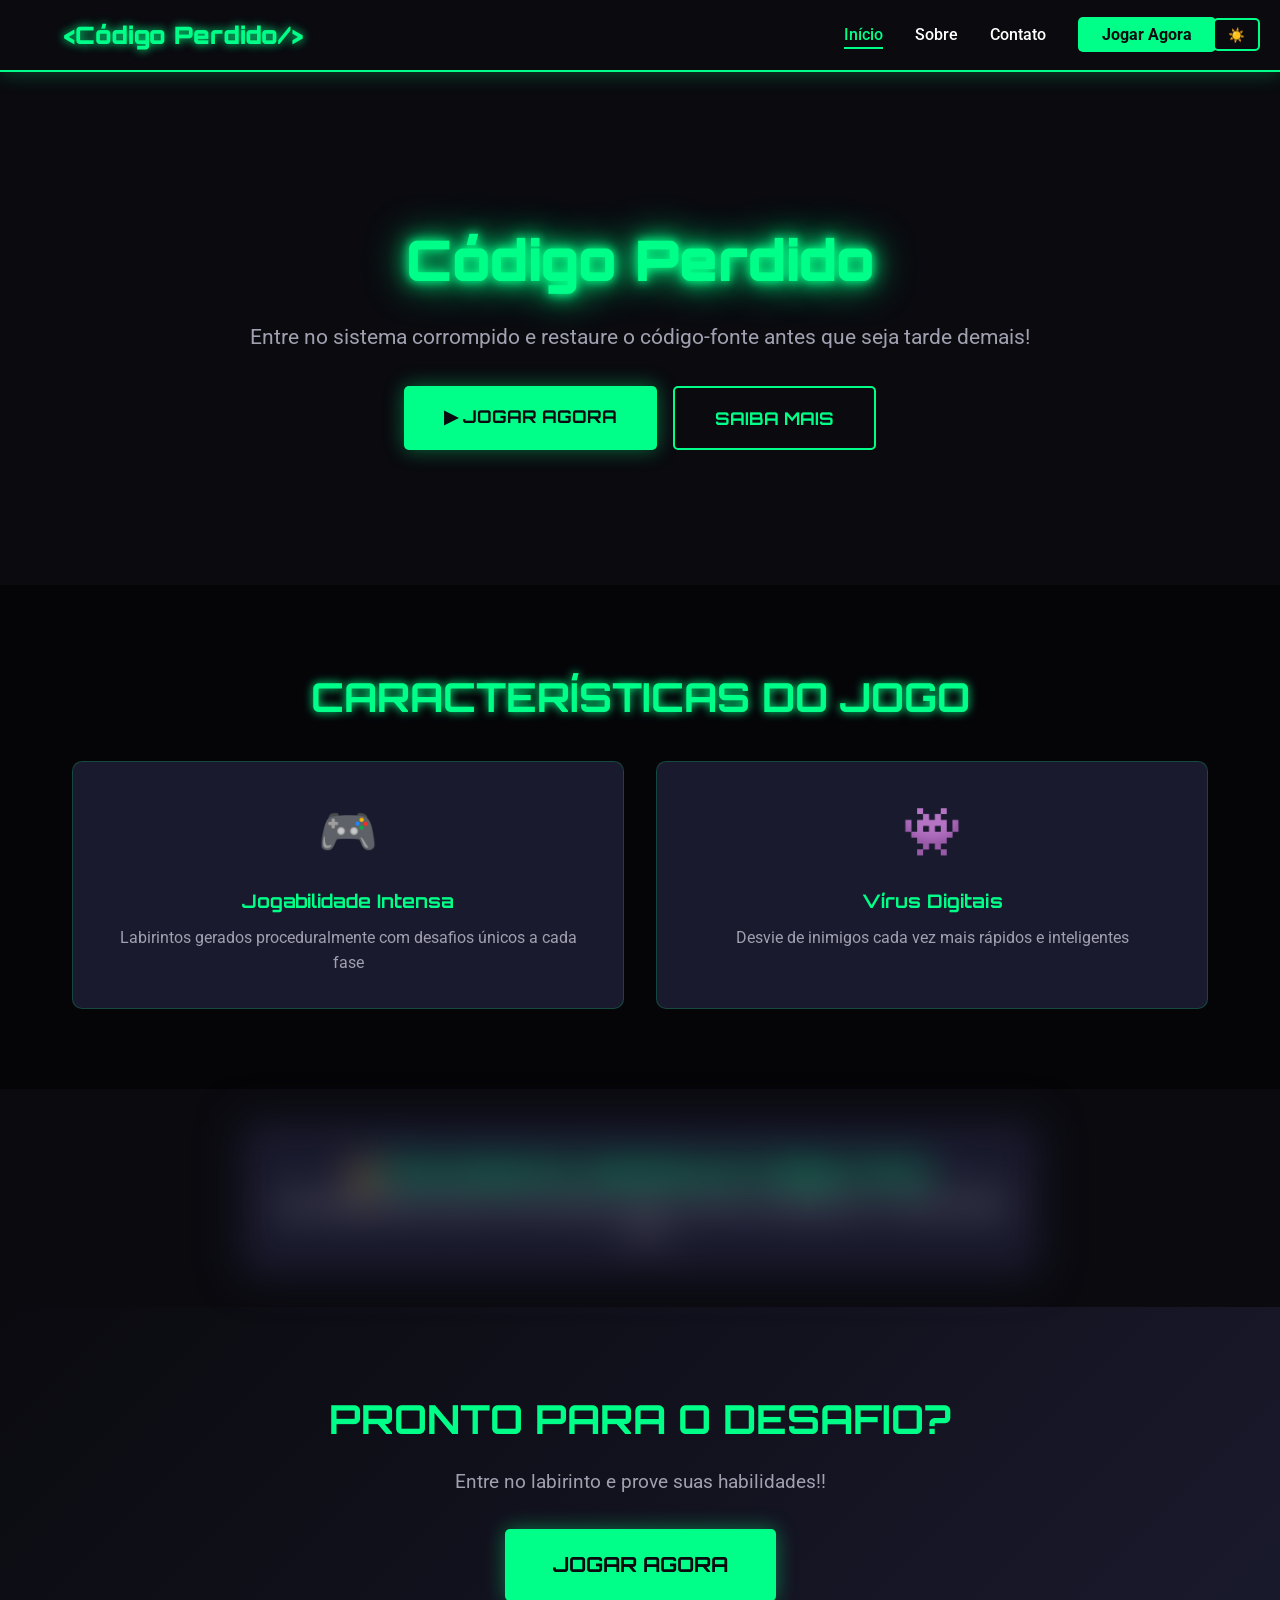
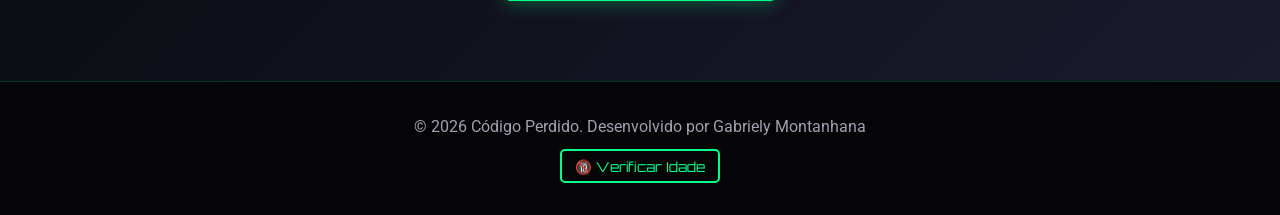
<file: index.html>
<!DOCTYPE html>
<html lang="pt-BR">
<head>
    <meta charset="UTF-8">
    <meta name="viewport" content="width=device-width, initial-scale=1.0">
    <title>Código Perdido</title>
    <link rel="stylesheet" href="css/inicio.css">
    <link rel="icon" href="imagens/logo.png">
    <link href="https://fonts.googleapis.com/css2?family=Orbitron:wght@400;700;900&family=Roboto:wght@300;400;700&display=swap" rel="stylesheet">
</head>
<body>
    <header>
        <div class="logo">&lt;Código Perdido/&gt;</div>
        <button class="menu-toggle" aria-label="Abrir menu">☰</button>
        <nav class="nav-menu">
            <ul>
                <li><a href="index.html" class="active">Início</a></li>
                <li><a href="sobre.html">Sobre</a></li>
                <li><a href="contato.html">Contato</a></li>
                <li><a href="jogo.html" class="btn-play">Jogar Agora</a></li>
            </ul>
        </nav>
       <!-- Botão de alternância de tema -->
        <button id="theme-toggle" aria-label="Alternar tema">☀️</button>
    </header>
     
    <main>
        
        <section class="hero">
            <div class="content">
            <h1 class="glitch" data-text="LABIRINTO DO CÓDIGO PERDIDO">Código Perdido</h1>
            <p class="subtitle">Entre no sistema corrompido e restaure o código-fonte antes que seja tarde demais!</p>
                <div class="buttons">
                    <a href="jogo.html" class="btn-primary">▶ JOGAR AGORA</a>
                    <a href="sobre.html" class="btn-secondary">SAIBA MAIS</a>
                </div>
            </div>
        </section>

    <section class="features">
        <div class="container">
            <h2 class="section-title">CARACTERÍSTICAS DO JOGO</h2>
            <div class="grid">
                <div class="card">
                    <div class="icon">🎮</div>
                    <h3>Jogabilidade Intensa</h3>
                    <p>Labirintos gerados proceduralmente com desafios únicos a cada fase</p>
                </div>
                <div class="card">
                    <div class="icon">👾</div>
                    <h3>Vírus Digitais</h3>
                    <p>Desvie de inimigos cada vez mais rápidos e inteligentes</p>
                </div>
            </div>
        </div>
    </section>

    <!-- Conteúdo sensível (para critério de blur) -->
    <section id="conteudo-sensivel" class="sensitive-area">
        <h2>🔒 Área Restrita: Detalhes do Código-Fonte</h2>
        <p id="game-details">Carregando informações do sistema...</p>
    </section>

    <section class="cta">
        <div class="container">
            <h2>PRONTO PARA O DESAFIO?</h2>
            <p>Entre no labirinto e prove suas habilidades!!</p>
            <a href="jogo.html" class="btn-primary btn-large">JOGAR AGORA</a>
        </div>
    </section>
    </main>

    <footer>
        <div class="container">
            <p>&copy; 2026 Código Perdido. Desenvolvido por Gabriely Montanhana</p>
        </div>
            <button id="age-check-btn" class="top-btn">🔞 Verificar Idade</button>
    </footer>

    <script src="js/script.js"></script>

    <script>

        //  CRITÉRIO 1: Manipulação de Dados Estáticos
        const GAME_NAME = "Código Perdido";
        const GAME_GENRE = "Puzzle";
        const GAME_ENGINE = "Custom JS Canvas";
        const TARGET_AGE = "18+";
        const GAME_STATUS = "Estável - v1.0.0";

        // Injeta no DOM
        document.getElementById("game-details").textContent = 
        `Jogo: ${GAME_NAME} | Gênero: ${GAME_GENRE} | Engine: ${GAME_ENGINE} | Classificação: ${TARGET_AGE} | Status: ${GAME_STATUS}`;

        // CRITÉRIOS 2, 3 e 4: Prompt, If/Else e Blur
        const ageBtn = document.getElementById("age-check-btn");
        const sensitiveArea = document.getElementById("conteudo-sensivel");

        const nomeVisitante = prompt("Bem-vindo ao site! Qual é o seu nome?");
        const idadeVisitante = prompt("Olá, " + nomeVisitante + "! Qual é a sua idade para acessar o conteúdo sensível?");

        if (idadeVisitante >= 18) {
            // ITEM 3: FEEDBACK POSITIVO
            alert("Parabéns, " + nomeVisitante + "! Seu acesso foi liberado com sucesso.");
            // ITEM 4: MANIPULAÇÃO DE VISIBILIDADE
            document.getElementById("conteudo-sensivel").style.filter = "none";
        } else {
            // ITEM 3: FEEDBACK NEGATIVO
            alert("Lamentamos, " + nomeVisitante + ". Por segurança, o conteúdo sensível permanecerá borrado.");
            // ITEM 4: MANIPULAÇÃO DE VISIBILIDADE
            document.getElementById("conteudo-sensivel").style.filter = "blur(20px)";
        }
    
        //Botão para revalidar a idade
        ageBtn.addEventListener("click", () => {
            const ageInput = prompt("Olá, " + nomeVisitante + "! Qual é a sua idade para acessar o conteúdo sensível?");

            // Critério 3: Lógica de Decisão e Feedback
            if (ageInput >= 18) {
                alert("Parabéns, " + nomeVisitante + "! Seu acesso foi liberado com sucesso.");
                // ITEM 4: MANIPULAÇÃO DE VISIBILIDADE
                document.getElementById("conteudo-sensivel").style.filter = "none";
            } else {
                // ITEM 3: FEEDBACK NEGATIVO
                alert("Lamentamos, " + nomeVisitante + ". Por segurança, o conteúdo sensível permanecerá borrado.");
                // ITEM 4: MANIPULAÇÃO DE VISIBILIDADE
                document.getElementById("conteudo-sensivel").style.filter = "blur(20px)";
            }
        });

        // CRITÉRIO 7: Verificação Automatizada de Lançamento
        const LAUNCH_YEAR = 2026;
        const currentYear = new Date().getFullYear();

        if (currentYear === LAUNCH_YEAR) {
            alert("🚀 GRANDE LANÇAMENTO! Código Perdido acabou de ser liberado oficialmente em " + currentYear + "!");
        }
</script>
</body>
</html>
</file>
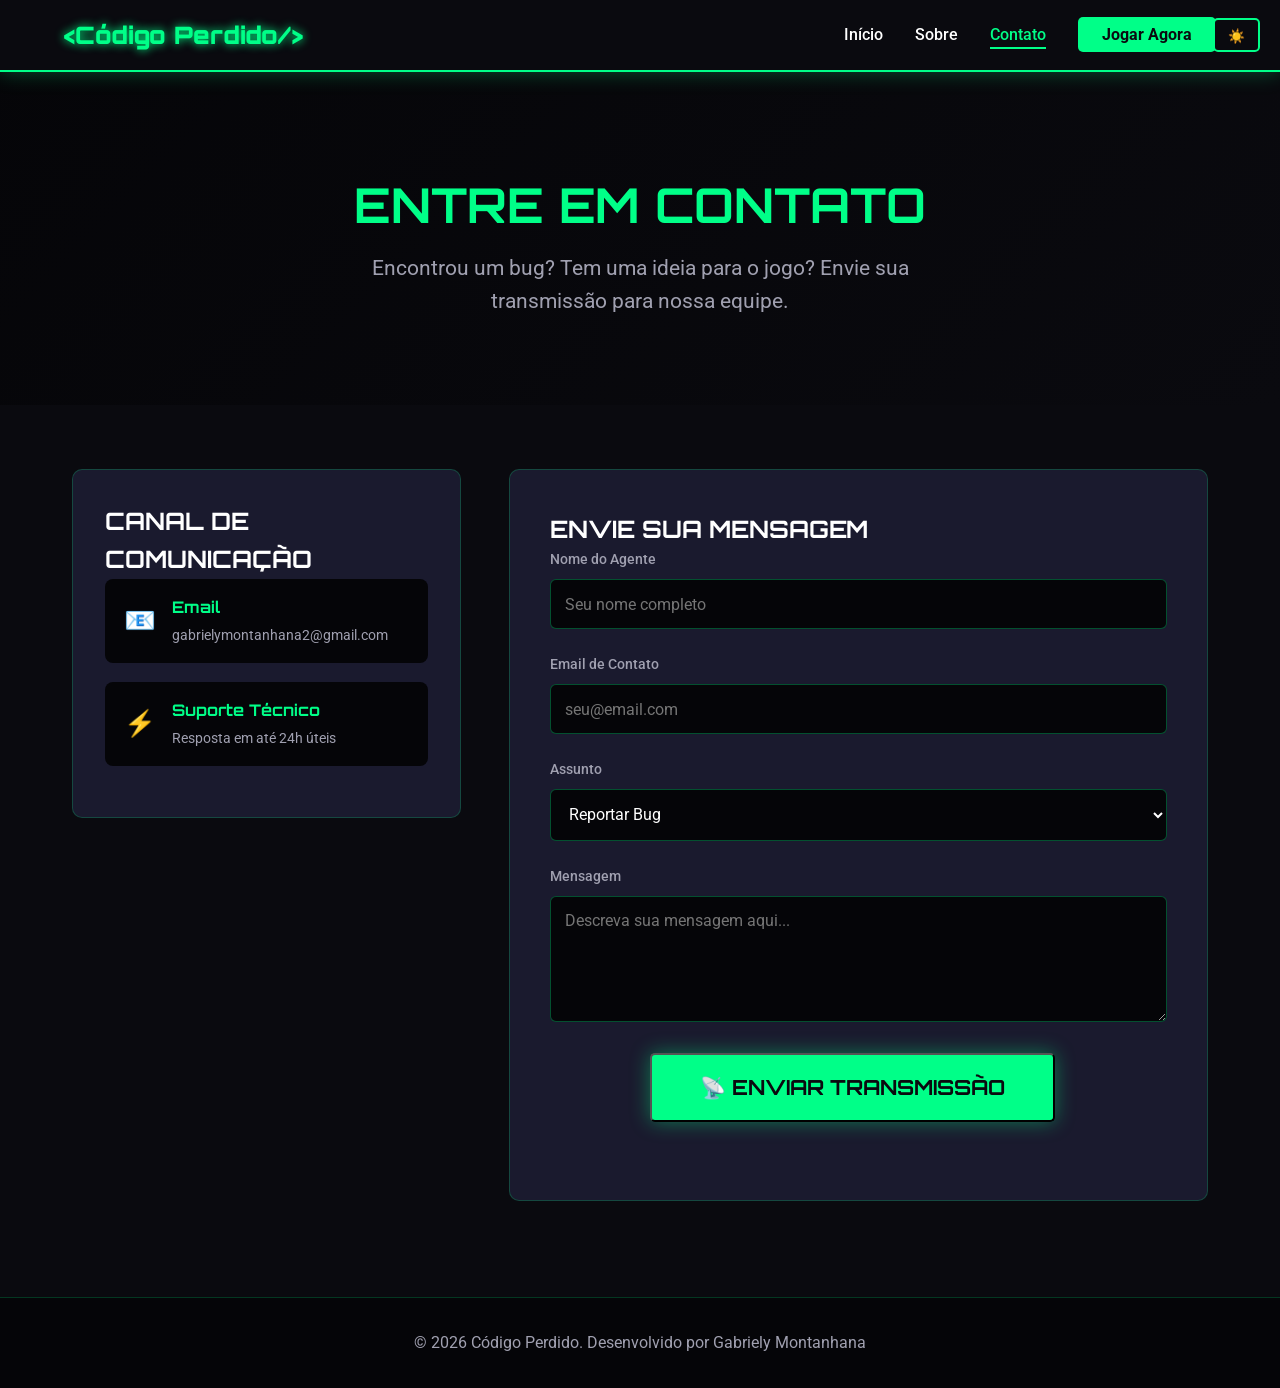
<file: contato.html>
<!DOCTYPE html>
<html lang="pt-BR">
<head>
    <meta charset="UTF-8">
    <meta name="viewport" content="width=device-width, initial-scale=1.0">
    <title>Código Perdido</title>
    <link rel="stylesheet" href="css/contato.css">
    <link rel="icon" href="imagens/logo.png">
    <link href="https://fonts.googleapis.com/css2?family=Orbitron:wght@400;700;900&family=Roboto:wght@300;400;700&display=swap" rel="stylesheet">
</head>
<body>
    <header>
        <div class="logo">&lt;Código Perdido/&gt;</div>
        <button class="menu-toggle" aria-label="Abrir menu">☰</button>
        <nav class="nav-menu">
            <ul>
                <li><a href="index.html">Início</a></li>
                <li><a href="sobre.html">Sobre</a></li>
                <li><a href="contato.html" class="active">Contato</a></li>
                <li><a href="jogo.html" class="btn-play">Jogar Agora</a></li>
            </ul>
        </nav>
        <!-- Botão de alternância de tema -->
        <button id="theme-toggle" aria-label="Alternar tema">☀️</button>
    </header>

    <main>
        <section class="page-hero">
            <div class="content">
                <h1 class="glitch">ENTRE EM CONTATO</h1>
                <p class="subtitle">Encontrou um bug? Tem uma ideia para o jogo? Envie sua transmissão para nossa equipe.</p>
            </div>
        </section>

        <section class="contact-section">
            <div class="container contact-grid">
                
                <!-- Coluna Esquerda: Informações -->
                <div class="contact-info">
                    <h2 class="section-title">CANAL DE COMUNICAÇÃO</h2>
                    <div class="info-item">
                        <span class="icon">📧</span>
                        <div>
                            <h3>Email</h3>
                            <p>gabrielymontanhana2@gmail.com</p>
                        </div>
                    </div>
                    <div class="info-item">
                        <span class="icon">⚡</span>
                        <div>
                            <h3>Suporte Técnico</h3>
                            <p>Resposta em até 24h úteis</p>
                        </div>
                    </div>
                </div>

                <!-- Coluna Direita: Formulário -->
                <div class="contact-form-wrapper">
                    <h2 class="section-title">ENVIE SUA MENSAGEM</h2>
                    <form id="contact-form" class="cyber-form">
                        <div class="form-group">
                            <label for="name">Nome do Agente</label>
                            <input type="text" id="name" required placeholder="Seu nome completo">
                        </div>
                        <div class="form-group">
                            <label for="email">Email de Contato</label>
                            <input type="email" id="email" required placeholder="seu@email.com">
                        </div>
                        <div class="form-group">
                            <label for="subject">Assunto</label>
                            <select id="subject">
                                <option value="bug">Reportar Bug</option>
                                <option value="feature">Sugestão de Feature</option>
                                <option value="feedback">Feedback Geral</option>
                                <option value="other">Outro</option>
                            </select>
                        </div>
                        <div class="form-group">
                            <label for="message">Mensagem</label>
                            <textarea id="message" rows="5" required placeholder="Descreva sua mensagem aqui..."></textarea>
                        </div>
                        <button type="submit" class="btn-primary btn-large">📡 ENVIAR TRANSMISSÃO</button>
                        <p id="form-status"></p>
                    </form>
                </div>

            </div>
        </section>
    </main>

    <footer>
        <div class="container">
            <p>&copy; 2026 Código Perdido. Desenvolvido por Gabriely Montanhana</p>
        </div>
    </footer>

     <script src="js/script.js"></script>

     <script>
        // Simulação de envio com feedback visual
        document.getElementById('contact-form').addEventListener('submit', function(e) {
            e.preventDefault();
            const status = document.getElementById('form-status');
            status.textContent = "✅ Mensagem transmitida com sucesso! Retornaremos em breve.";
            status.style.color = "var(--success-color)";
            
            // Reseta o formulário após 3 segundos
            setTimeout(() => { 
                this.reset(); 
                status.textContent = ""; 
            }, 3000);
        });
    </script>
</script>
</body>
</html>
</file>
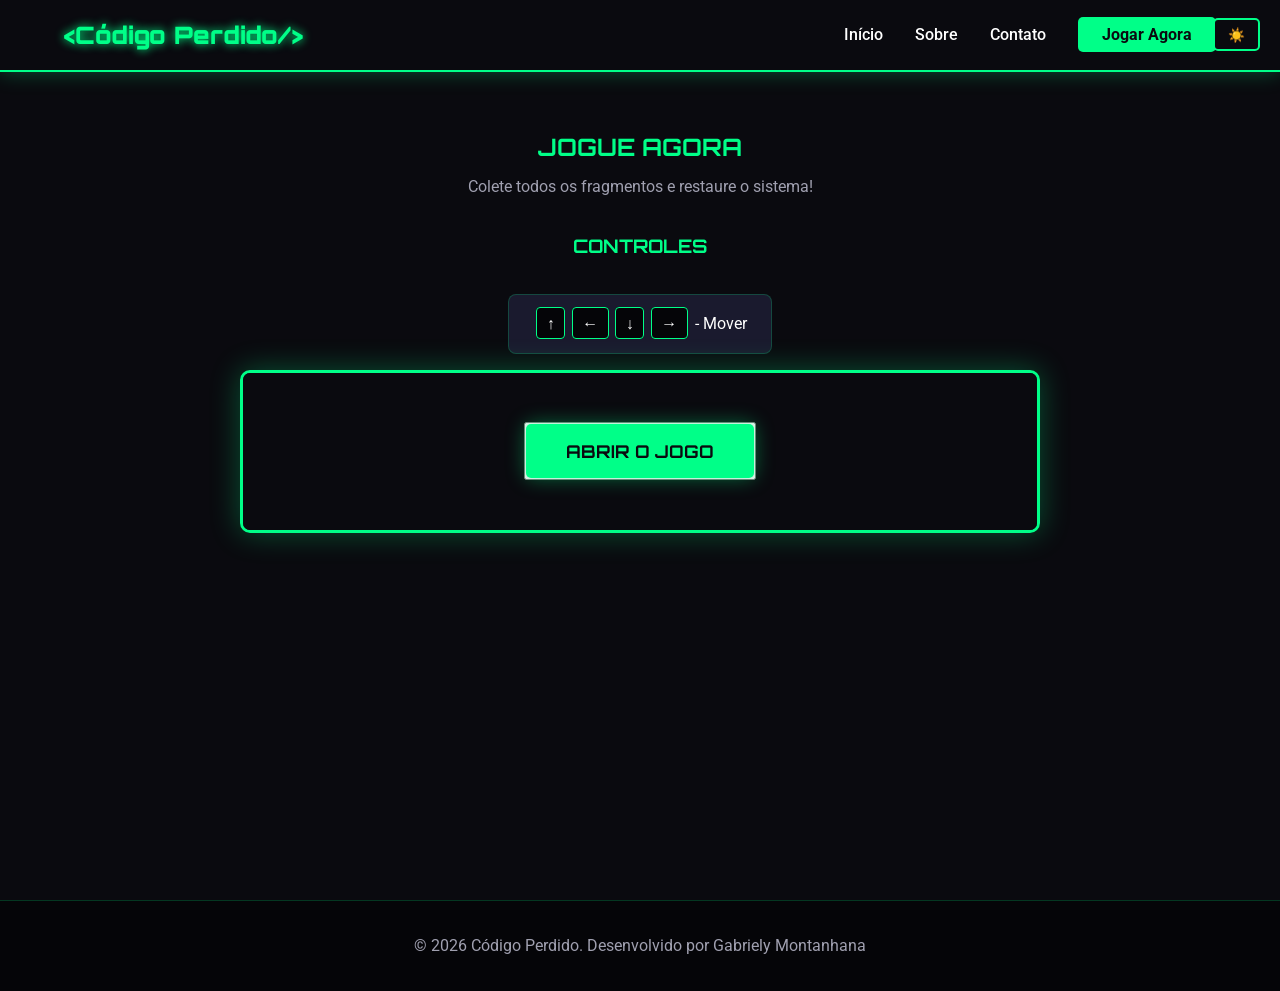
<file: jogo.html>
<!DOCTYPE html>
<html lang="pt-BR">
<head>
    <meta charset="UTF-8">
    <meta name="viewport" content="width=device-width, initial-scale=1.0">
    <title>Código Perdido</title>
    <link rel="stylesheet" href="css/jogar.css">
    <link rel="icon" href="imagens/logo.png">
    <link href="https://fonts.googleapis.com/css2?family=Orbitron:wght@400;700;900&family=Roboto:wght@300;400;700&display=swap" rel="stylesheet">
</head>
<body>
    <header>
        <div class="logo">&lt;Código Perdido/&gt;</div>
        <button class="menu-toggle" aria-label="Abrir menu">☰</button>
        <nav class="nav-menu">
            <ul>
                <li><a href="index.html" >Início</a></li>
                <li><a href="sobre.html">Sobre</a></li>
                <li><a href="contato.html">Contato</a></li>
                <li><a href="jogo.html" class="btn-play">Jogar Agora</a></li>
            </ul>
        </nav>
        <!-- Botão de alternância de tema -->
        <button id="theme-toggle" aria-label="Alternar tema">☀️</button>
    </header>

     <main>
        <section class="game-section">
          <div class="container">
            <h1>JOGUE AGORA</h1>
            <p class="game-subtitle">Colete todos os fragmentos e restaure o sistema!</p>
                <div class="game-controls-info">
                    <h3>CONTROLES</h3>
                    <div class="controls-list">
                        <div class="control-item"><kbd>↑</kbd><kbd>←</kbd><kbd>↓</kbd><kbd>→</kbd> - Mover</div>
                    </div>
               </div>
               <div class="warning-box">
                        <h4>⚠️ ATENÇÃO:</h4>
                        <ul>
                            <li>O jogo está funcional somente para computadores</li>
                        </ul>
                    </div>
               <div class="game-container">
                <canvas class="canvas" width="100"></canvas>

                    <div class="game-overlay">
                         <div class="overlay-content">
                            <button><a class="btn-primary" href="jogo/index.html" target="_blank">ABRIR O JOGO</a></button>
                         </div>
                    </div>
                </div>
            </div>
        </section>
    </main>

    <footer>
        <div class="container">
            <p>&copy; 2026 Código Perdido. Desenvolvido por Gabriely Montanhana</p>
        </div>
    </footer>

    <script src="js/script.js"></script>
</body>
</html>
</file>
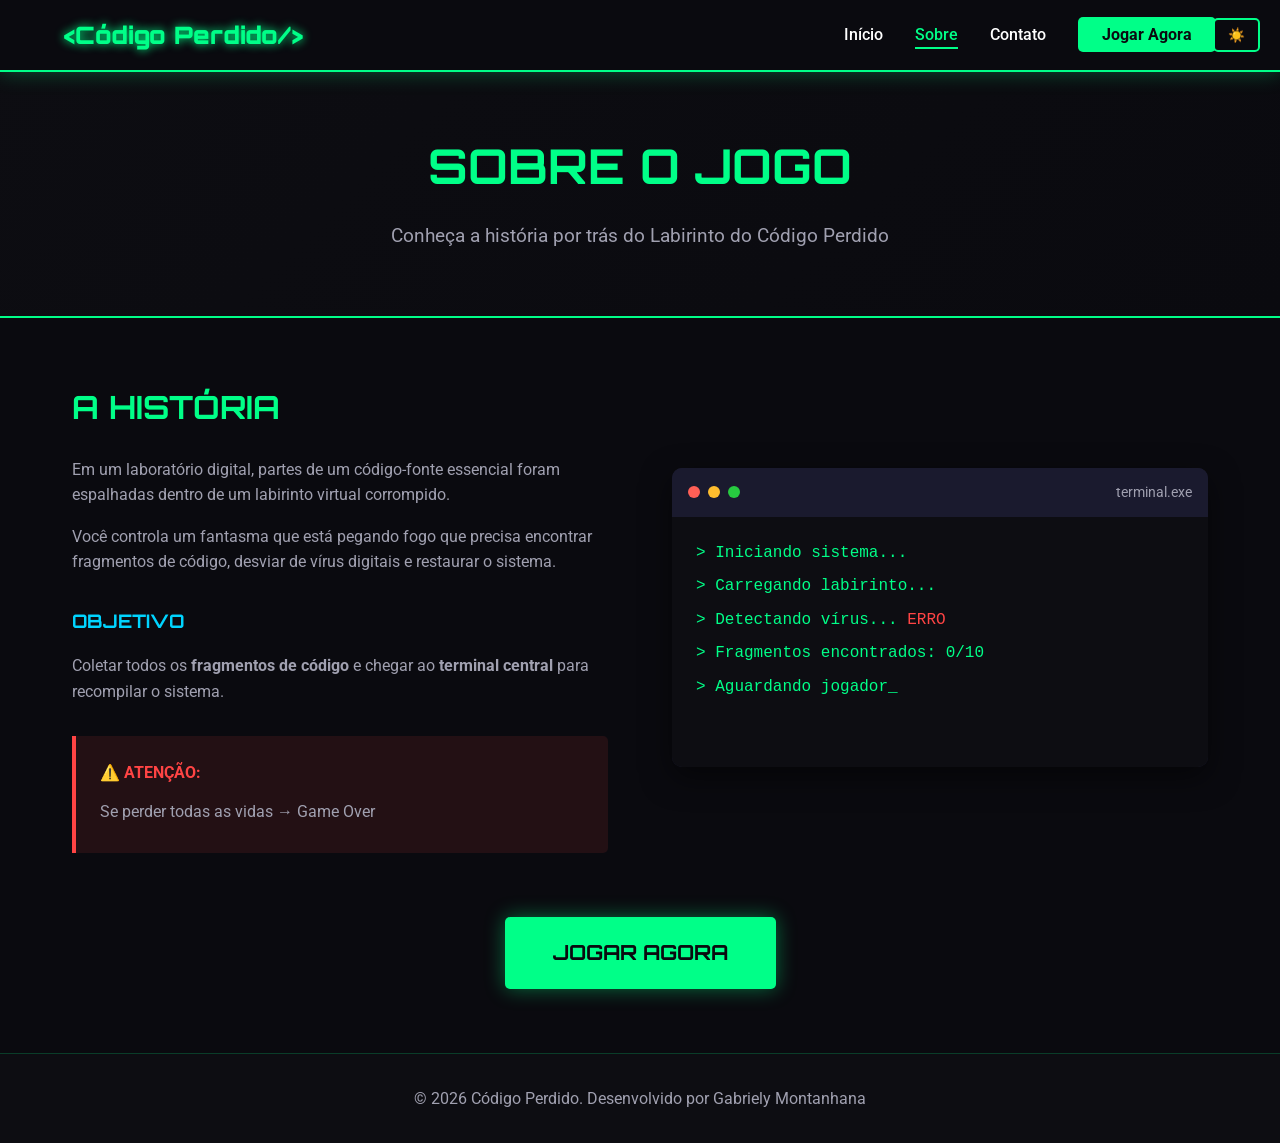
<file: sobre.html>
<!DOCTYPE html>
<html lang="pt-BR">
<head>
    <meta charset="UTF-8">
    <meta name="viewport" content="width=device-width, initial-scale=1.0">
    <title>Código Perdido</title>
    <link rel="stylesheet" href="css/sobre.css">
    <link rel="icon" href="imagens/logo.png">
    <link href="https://fonts.googleapis.com/css2?family=Orbitron:wght@400;700;900&family=Roboto:wght@300;400;700&display=swap" rel="stylesheet">
</head>
<body>
    <header>
        <div class="logo">&lt;Código Perdido/&gt;</div>
        <button class="menu-toggle" aria-label="Abrir menu">☰</button>
        <nav class="nav-menu">
            <ul>
                <li><a href="index.html">Início</a></li>
                <li><a href="sobre.html" class="active">Sobre</a></li>
                <li><a href="contato.html">Contato</a></li>
                <li><a href="jogo.html" class="btn-play">Jogar Agora</a></li>
            </ul>
        </nav>
        <!-- Botão de alternância de tema -->
        <button id="theme-toggle" aria-label="Alternar tema">☀️</button>
    </header>

    <main>
    <section class="page-header">
        <h1>SOBRE O JOGO</h1>
        <p>Conheça a história por trás do Labirinto do Código Perdido</p>
    </section>

    <section class="about-content">
        <div class="container">
            <div class="grid">
                <div class="text">
                    <h2>A HISTÓRIA</h2>
                    <p>Em um laboratório digital, partes de um código-fonte essencial foram espalhadas dentro de um labirinto virtual corrompido.</p>
                    <p>Você controla um fantasma que está pegando fogo que precisa encontrar fragmentos de código, desviar de vírus digitais e restaurar o sistema.</p>
                    
                    <h3>OBJETIVO</h3>
                    <p>Coletar todos os <strong>fragmentos de código</strong> e chegar ao <strong>terminal central</strong> para recompilar o sistema.</p>
                    
                    <div class="warning-box">
                        <h4>⚠️ ATENÇÃO:</h4>
                        <ul>
                            <li>Se perder todas as vidas → Game Over</li>
                        </ul>
                    </div>
                </div>
                
                <div class="about-image">
                    <div class="code-terminal">
                        <div class="header">
                            <span class="btn red"></span>
                            <span class="btn yellow"></span>
                            <span class="btn green"></span>
                            <span>terminal.exe</span>
                        </div>
                        <div class="body">
                            <p>> Iniciando sistema...</p>
                            <p>> Carregando labirinto...</p>
                            <p>> Detectando vírus... <span class="error">ERRO</span></p>
                            <p>> Fragmentos encontrados: 0/10</p>
                            <p class="blink">> Aguardando jogador_</p>
                        </div>
                    </div>
                </div>
            </div>
        </div>
        <div class="btn">
            <a href="jogo.html" class="btn-primary btn-large">JOGAR AGORA</a>
        </div>
        
    </section>
    </main>

    <footer>
        <div class="container">
            <p>&copy; 2026 Código Perdido. Desenvolvido por Gabriely Montanhana</p>
        </div>
    </footer>

     <script src="js/script.js"></script>
</body>
</html>
</file>
<file: css/inicio.css>
:root {
    --primary-color: #00ff88;
    --secondary-color: #00d4ff;
    --accent-color: #ff00ff;
    --bg-dark: #0a0a0f;
    --bg-darker: #050508;
    --bg-card: #1a1a2e;
    --text-primary: #ffffff;
    --text-secondary: #a0a0b0;
    --error-color: #ff4444;
    --warning-color: #ffaa00;
    --success-color: #00ff88;
}

* {
    margin: 0;
    padding: 0;
    box-sizing: border-box;
}

body {
    font-family: 'Roboto', sans-serif;
    background-color: var(--bg-dark);
    color: var(--text-primary);
    line-height: 1.6;
    overflow-x: hidden;
}

h1, h2, h3, .logo {
    font-family: 'Orbitron', sans-serif;
}

header {
    display: flex;
    justify-content: space-between;
    align-items: center;
    padding: 1rem 5%;
    background: var(--bg-dark);
    position: fixed;
    width: 100%;
    top: 0;
    z-index: 1000;
    border-bottom: 2px solid var(--primary-color);
    box-shadow: 0 0 20px rgba(0, 255, 136, 0.3);

    .logo {
        font-size: 1.5rem;
        font-weight: 900;
        color: var(--primary-color);
        text-shadow: 0 0 10px var(--primary-color);
    }

    ul {
        display: flex;
        list-style: none;
        gap: 2rem;
    }

    ul a {
        color: var(--text-primary);
        text-decoration: none;
        font-weight: 500;
        transition: all 0.3s;
        position: relative;
    }

    ul a:hover,
    ul a.active {
        color: var(--primary-color);
    }

    ul a::after {
        content: '';
        position: absolute;
        bottom: -5px;
        left: 0;
        width: 0;
        height: 2px;
        background: var(--primary-color);
        transition: width 0.3s;
    }

    ul a:hover::after,
    ul a.active::after {
        width: 100%;
     }

    .btn-play {
        background: var(--primary-color);
        color: var(--bg-dark);
        padding: 0.5rem 1.5rem;
        border-radius: 5px;
        font-weight: 700;
    }

    .btn-play:hover {
        box-shadow: 0 0 20px var(--primary-color);
        transform: translateY(-2px);
    }
}

.hero {
    min-height: 65vh;
    display: flex;
    align-items: center;
    justify-content: center;
    padding-top: 80px;
    background: var(--bg-dark);

    .hero::before {
        content: '';
        position: absolute;
        top: 0;
        left: 0;
        right: 0;
        bottom: 0;
        background: repeating-linear-gradient(0deg, transparent, transparent 2px, rgba(0, 255, 136, 0.03) 2px, rgba(0, 255, 136, 0.03) 4px );
        pointer-events: none;
    }

    .content {
        text-align: center;
        z-index: 2;
        max-width: 900px;
        padding: 2rem;
    }

    .glitch {
        font-size: 3.5rem;
        font-weight: 900;
        margin-bottom: 1rem;
        position: relative;
        color: var(--primary-color);
        text-shadow: 0 0 10px var(--primary-color), 0 0 20px var(--primary-color), 0 0 40px var(--primary-color);
        animation: glitch 3s infinite;
    }

    .subtitle {
        font-size: 1.3rem;
        color: var(--text-secondary);
        margin-bottom: 2rem;
    }

    .buttons {
        display: flex;
        gap: 1rem;
        justify-content: center;
        flex-wrap: wrap;
    }

    .btn-primary, .btn-secondary {
        padding: 1rem 2.5rem;
        font-size: 1.1rem;
        font-weight: 700;
        text-decoration: none;
        border-radius: 5px;
        transition: all 0.3s;
        display: inline-block;
        font-family: 'Orbitron', sans-serif;
    }

    .btn-primary {
        background: var(--primary-color);
        color: var(--bg-dark);
        box-shadow: 0 0 20px rgba(0, 255, 136, 0.4);
    }

    .btn-primary:hover {
        transform: translateY(-3px);
        box-shadow: 0 0 30px rgba(0, 255, 136, 0.6);
    }

    .btn-secondary {
        background: transparent;
        color: var(--primary-color);
        border: 2px solid var(--primary-color);
    }

    .btn-secondary:hover {
        background: var(--primary-color);
        color: var(--bg-dark);
    }

    .btn-large {
        padding: 1.2rem 3rem;
        font-size: 1.3rem;
    }
}

@keyframes glitch {
        0%, 100% { text-shadow: 0 0 10px var(--primary-color), 0 0 20px var(--primary-color); }
        25% { text-shadow: -2px 0 var(--accent-color), 2px 2px var(--secondary-color); }
        50% { text-shadow: 2px 0 var(--secondary-color), -2px -2px var(--accent-color); }
        75% { text-shadow: -2px 2px var(--primary-color), 2px 0 var(--secondary-color); }
    }

.features {
    padding: 5rem 0;
    background: var(--bg-darker);

    .container {
        max-width: 1200px;
        margin: 0 auto;
        padding: 0 2rem;
    }

    .section-title {
        text-align: center;
        font-size: 2.5rem;
        margin-bottom: 2rem;
        color: var(--primary-color);
        text-shadow: 0 0 10px var(--primary-color);
    }

    .grid {
        display: grid;
        grid-template-columns: repeat(auto-fit, minmax(250px, 1fr));
        gap: 2rem;
    }

    .card {
        background: var(--bg-card);
        padding: 2rem;
        border-radius: 10px;
        text-align: center;
        border: 1px solid rgba(0, 255, 136, 0.2);
        transition: all 0.3s;
    }

    .card:hover {
        transform: translateY(-5px);
        border-color: var(--primary-color);
        box-shadow: 0 5px 20px rgba(0, 255, 136, 0.3);
    }

    .icon {
        font-size: 3rem;
        margin-bottom: 1rem;
    }

    .card h3 {
        color: var(--primary-color);
        margin-bottom: 0.5rem;
    }

    .card p {
        color: var(--text-secondary);
    }
}

.cta {
    padding: 5rem 0;
    background: linear-gradient(135deg, var(--bg-dark) 0%, var(--bg-card) 100%);
    text-align: center;

    .container {
        max-width: 1200px;
        margin: 0 auto;
        padding: 0 2rem;
    }

    h2 {
        font-size: 2.5rem;
        margin-bottom: 1rem;
        color: var(--primary-color);
    }

    p {
        font-size: 1.2rem;
        color: var(--text-secondary);
        margin-bottom: 2rem;
    }

    .btn-primary{
        padding: 1rem 2.5rem;
        font-size: 1.1rem;
        font-weight: 700;
        text-decoration: none;
        border-radius: 5px;
        transition: all 0.3s;
        display: inline-block;
        font-family: 'Orbitron', sans-serif;
    }

    .btn-primary {
        background: var(--primary-color);
        color: var(--bg-dark);
        box-shadow: 0 0 20px rgba(0, 255, 136, 0.4);
    }

    .btn-primary:hover {
        transform: translateY(-3px);
        box-shadow: 0 0 30px rgba(0, 255, 136, 0.6);
    }

    .btn-large {
        padding: 1.2rem 3rem;
        font-size: 1.3rem;
    }
}

footer {
    background: var(--bg-darker);
    padding: 2rem 0;
    text-align: center;
    border-top: 1px solid rgba(0, 255, 136, 0.2);

    p {
        color: var(--text-secondary);
    }

}

body.light-theme {
  --bg-dark: #f4f7f6;
  --bg-darker: #e8ecef;
  --bg-card: #ffffff;
  --text-primary: #1a1a2e;
  --text-secondary: #555566;
  --primary-color: #00a86b; 
}

body, header, .hero, .cta, .features, .card, footer, button, a {
  transition: background-color 0.4s ease, color 0.4s ease, border-color 0.4s ease, box-shadow 0.4s ease;
}

#theme-toggle {
    position: fixed;
    top: auto;
    right: 20px;
  background: var(--bg-dark);
  color: var(--text-primary);
  border: 2px solid var(--primary-color);
  padding: 0.4rem 0.8rem;
  border-radius: 5px;
  cursor: pointer;
  font-family: 'Orbitron', sans-serif;
  font-size: 0.85rem;
  transition: all 0.3s ease;
}

#theme-toggle:hover {
  background: var(--primary-color);
  color: var(--bg-dark);
  box-shadow: 0 0 15px rgba(0, 168, 107, 0.4);
}

@media (max-width: 769px) {
    .features {
        .section-title {
           font-size: 2rem;
        }
    }
    
    #theme-toggle {
        right: 70px;
    }

    .top-btn {
        justify-content: center;
        margin-top: 10px;
    }

  /* Header se adapta */
  header {
    flex-wrap: wrap;
    padding: 0.8rem 4%;
  }

  /* Botão hambúrguer aparece */
  .menu-toggle {
    display: block;
    background: transparent;
    border: 2px solid var(--primary-color);
    color: var(--primary-color);
    font-size: 1.4rem;
    padding: 0.3rem 0.6rem;
    border-radius: 5px;
    cursor: pointer;
    margin-left: auto; /* Empurra para a direita antes do nav */
  }

  /* Menu escondido por padrão no mobile */
  .nav-menu ul {
    display: none;
    flex-direction: column;
    width: 100%;
    background: var(--bg-darker);
    position: absolute;
    top: 100%;
    left: 0;
    padding: 5% 0;
    border-bottom: 2px solid var(--primary-color);
    box-shadow: 0 10px 20px rgba(0,0,0,0.5);
  }

  .nav-menu ul.active {
    display: flex;
    animation: slideDown 0.3s ease;
  }

  .nav-menu ul li {
    text-align: center;
  }

  .nav-menu ul a {
    display: block;
  }

  /* Botões empilham verticalmente */
  .buttons {
    flex-direction: column;
    align-items: center;
    width: 100%;
  }
  .btn-primary, .btn-secondary {
    width: 85%;
    text-align: center;
  }
}

/* Esconde o hambúrguer no desktop */
@media (min-width: 769px) {
  .menu-toggle { 
    display: none; 
  }

  .nav-menu ul { 
    display: flex; 
    position: static; 
    box-shadow: none; padding: 0; 
    background: transparent; 
   }

   .top-btn {
    justify-content: center;
    margin-top: 10px;
   }
}

/* Animação suave para abertura do menu */
@keyframes slideDown {
  from { opacity: 0; transform: translateY(-10px); }
  to { opacity: 1; transform: translateY(0); }
}

/* Botões do header */
.top-btn {
    background: transparent;
    border: 2px solid var(--primary-color);
    color: var(--primary-color);
    padding: 0.4rem 0.8rem;
    border-radius: 5px;
    cursor: pointer;
    font-family: 'Orbitron', sans-serif;
    font-size: 0.85rem;
    transition: all 0.3s;
    
    
}

.top-btn:hover { 
    background: var(--primary-color); 
    color: var(--bg-dark); 
}

/* Área sensível com blur inicial */
.sensitive-area {
  padding: 2rem;
  background: var(--bg-card);
  margin: 2rem auto;
  max-width: 800px;
  border-radius: 10px;
  text-align: center;
  h2 {
    color: var(--primary-color);
  }
  
}
</file>
<file: css/contato.css>
:root {
    --primary-color: #00ff88;
    --secondary-color: #00d4ff;
    --accent-color: #ff00ff;
    --bg-dark: #0a0a0f;
    --bg-darker: #050508;
    --bg-card: #1a1a2e;
    --text-primary: #ffffff;
    --text-secondary: #a0a0b0;
    --error-color: #ff4444;
    --warning-color: #ffaa00;
    --success-color: #00ff88;
}

* {
    margin: 0;
    padding: 0;
    box-sizing: border-box;
}

body {
    font-family: 'Roboto', sans-serif;
    background-color: var(--bg-dark);
    color: var(--text-primary);
    line-height: 1.6;
    overflow-x: hidden;
}

h1, h2, h3, .logo {
    font-family: 'Orbitron', sans-serif;
}

header {
    display: flex;
    justify-content: space-between;
    align-items: center;
    padding: 1rem 5%;
    background: var(--bg-dark);
    position: fixed;
    width: 100%;
    top: 0;
    z-index: 1000;
    border-bottom: 2px solid var(--primary-color);
    box-shadow: 0 0 20px rgba(0, 255, 136, 0.3);

    .logo {
        font-size: 1.5rem;
        font-weight: 900;
        color: var(--primary-color);
        text-shadow: 0 0 10px var(--primary-color);
    }

    ul {
        display: flex;
        list-style: none;
        gap: 2rem;
    }

    ul a {
        color: var(--text-primary);
        text-decoration: none;
        font-weight: 500;
        transition: all 0.3s;
        position: relative;
    }

    ul a:hover,
    ul a.active {
        color: var(--primary-color);
    }

    ul a::after {
        content: '';
        position: absolute;
        bottom: -5px;
        left: 0;
        width: 0;
        height: 2px;
        background: var(--primary-color);
        transition: width 0.3s;
    }

    ul a:hover::after,
    ul a.active::after {
        width: 100%;
     }

    .btn-play {
        background: var(--primary-color);
        color: var(--bg-dark);
        padding: 0.5rem 1.5rem;
        border-radius: 5px;
        font-weight: 700;
    }

    .btn-play:hover {
        box-shadow: 0 0 20px var(--primary-color);
        transform: translateY(-2px);
    }
}

footer {
    background: var(--bg-darker);
    padding: 2rem 0;
    text-align: center;
    border-top: 1px solid rgba(0, 255, 136, 0.2);

    p {
        color: var(--text-secondary);
    }
}


body.light-theme {
    --bg-dark: #f4f7f6;
    --bg-darker: #e8ecef;
    --bg-card: #ffffff;
    --text-primary: #1a1a2e;
    --text-secondary: #555566;
    --primary-color: #00a86b; 
}

body, header, .hero, .cta, .features, .card, footer, button, a {
    transition: background-color 0.4s ease, color 0.4s ease, border-color 0.4s ease, box-shadow 0.4s ease;
}

#theme-toggle {
    position: fixed;
    top: auto;
    right: 20px;
    background: var(--bg-dark);
    color: var(--text-primary);
    border: 2px solid var(--primary-color);
    padding: 0.4rem 0.8rem;
    border-radius: 5px;
    cursor: pointer;
    font-family: 'Orbitron', sans-serif;
    font-size: 0.85rem;
    transition: all 0.3s ease;
}

#theme-toggle:hover {
    background: var(--primary-color);
    color: var(--bg-dark);
    box-shadow: 0 0 15px rgba(0, 168, 107, 0.4);
}



.page-hero {
    min-height: 45vh;
    display: flex;
    align-items: center;
    justify-content: center;
    padding-top: 80px;
    background: linear-gradient(135deg, var(--bg-darker) 0%, var(--bg-dark) 100%);
    text-align: center;
}
.page-hero .glitch { font-size: 3rem; margin-bottom: 0.5rem; }
.page-hero .subtitle { max-width: 600px; margin: 0 auto; }

/* Layout Grid Principal */
.contact-section {
    padding: 4rem 0 6rem;
    background: var(--bg-dark);
}
.contact-grid {
    display: grid;
    grid-template-columns: 1fr 1.8fr;
    gap: 3rem;
    align-items: start;
}

/* Coluna de Informações */
.contact-info {
    background: var(--bg-card);
    padding: 2rem;
    border-radius: 10px;
    border: 1px solid rgba(0, 255, 136, 0.2);
    position: sticky;
    top: 100px;
}
.info-item {
    display: flex;
    align-items: center;
    gap: 1rem;
    margin-bottom: 1.2rem;
    padding: 1rem;
    background: var(--bg-darker);
    border-radius: 8px;
    border-left: 3px solid transparent;
    transition: all 0.3s ease;
}
.info-item:hover {
    transform: translateX(5px);
    border-left-color: var(--primary-color);
    box-shadow: 0 5px 15px rgba(0,0,0,0.3);
}
.info-item .icon { font-size: 1.6rem; }
.info-item h3 {
    color: var(--primary-color);
    margin-bottom: 0.2rem;
    font-size: 1rem;
    font-family: 'Orbitron', sans-serif;
}
.info-item p {
    color: var(--text-secondary);
    font-size: 0.9rem;
    margin: 0;
}

/* Coluna do Formulário */
.contact-form-wrapper {
    background: var(--bg-card);
    padding: 2.5rem;
    border-radius: 10px;
    border: 1px solid rgba(0, 255, 136, 0.2);
}

.cyber-form .form-group { 
    margin-bottom: 1.5rem; 
}

.cyber-form label {
    display: block;
    color: var(--text-secondary);
    margin-bottom: 0.5rem;
    font-size: 0.9rem;
    font-weight: 500;
}

.cyber-form input,
.cyber-form select,
.cyber-form textarea {
    width: 100%;
    padding: 0.9rem;
    background: var(--bg-darker);
    border: 1px solid rgba(0, 255, 136, 0.3);
    border-radius: 6px;
    color: var(--text-primary);
    font-family: 'Roboto', sans-serif;
    font-size: 1rem;
    transition: all 0.3s ease;
}
.cyber-form input:focus,
.cyber-form select:focus,
.cyber-form textarea:focus {
    outline: none;
    border-color: var(--primary-color);
    box-shadow: 0 0 12px rgba(0, 255, 136, 0.25);
    background: rgba(0, 255, 136, 0.05);
}

.cyber-form select { 
    cursor: pointer; 
}

.cyber-form select option {
  background-color: var(--bg-card);
  color: var(--text-primary);
  padding: 8px 10px;
}

.cyber-form textarea { 
    resize: vertical; 
    min-height: 120px; 
}

#form-status {
    margin-top: 1rem;
    text-align: center;
    font-weight: 600;
    min-height: 1.5em;
    font-size: 0.95rem;
    transition: opacity 0.3s;
}

.btn-primary{
    padding: 1rem 2.5rem;
    font-size: 1.1rem;
    font-weight: 700;
    text-decoration: none;
    border-radius: 5px;
    transition: all 0.3s;
    display: inline-block;
    font-family: 'Orbitron', sans-serif;
    margin-left: 100px;
}

.btn-primary {
    background: var(--primary-color);
    color: var(--bg-dark);
    box-shadow: 0 0 20px rgba(0, 255, 136, 0.4);
}

.btn-primary:hover {
    transform: translateY(-3px);
    box-shadow: 0 0 30px rgba(0, 255, 136, 0.6);
}

.btn-large {
    padding: 1.2rem 3rem;
    font-size: 1.3rem;
}

.content {
    text-align: center;
    z-index: 2;
    max-width: 900px;
    padding: 2rem;
}

.glitch {
    color: var(--primary-color);
}

.subtitle {
    font-size: 1.3rem;
    color: var(--text-secondary);
    margin-bottom: 2rem;
}

.container {
        max-width: 1200px;
        margin: 0 auto;
        padding: 0 2rem;
    }

@media (max-width: 769px) {
    #theme-toggle {
        top: 17px;
        right: 70px;
    }

  /* Header se adapta */
  header {
    flex-wrap: wrap;
    padding: 0.8rem 4%;
  }

  /* Botão hambúrguer aparece */
  .menu-toggle {
    display: block;
    background: transparent;
    border: 2px solid var(--primary-color);
    color: var(--primary-color);
    font-size: 1.4rem;
    padding: 0.3rem 0.6rem;
    border-radius: 5px;
    cursor: pointer;
    margin-left: auto; /* Empurra para a direita antes do nav */
  }

  /* Menu escondido por padrão no mobile */
  .nav-menu ul {
    display: none;
    flex-direction: column;
    width: 100%;
    background: var(--bg-darker);
    position: absolute;
    top: 100%;
    left: 0;
    padding: 5% 0;
    border-bottom: 2px solid var(--primary-color);
    box-shadow: 0 10px 20px rgba(0,0,0,0.5);
  }

  .nav-menu ul.active {
    display: flex;
    animation: slideDown 0.3s ease;
  }

  .nav-menu ul li {
    text-align: center;
  }

  .nav-menu ul a {
    display: block;
  }

  /* Botões empilham verticalmente */
  .buttons {
    flex-direction: column;
    align-items: center;
    width: 100%;
  }
  .btn-primary, .btn-secondary {
    width: 85%;
    text-align: center;
    margin-left: 20px;
  }

  .page-hero .glitch { font-size: 2rem; }
    .contact-grid { grid-template-columns: 1fr; gap: 2rem; }
    .contact-info { position: static; }
    .contact-form-wrapper { padding: 1.5rem; }
    .cyber-form input, .cyber-form select, .cyber-form textarea { padding: 0.8rem; }
}

/* Esconde o hambúrguer no desktop */
@media (min-width: 769px) {
  .menu-toggle { display: none; }
  .nav-menu ul { display: flex; position: static; box-shadow: none; padding: 0; background: transparent; }
}

/* Animação suave para abertura do menu */
@keyframes slideDown {
  from { opacity: 0; transform: translateY(-10px); }
  to { opacity: 1; transform: translateY(0); }
}
</file>
<file: css/jogar.css>
:root {
    --primary-color: #00ff88;
    --secondary-color: #00d4ff;
    --accent-color: #ff00ff;
    --bg-dark: #0a0a0f;
    --bg-darker: #050508;
    --bg-card: #1a1a2e;
    --text-primary: #ffffff;
    --text-secondary: #a0a0b0;
    --error-color: #ff4444;
    --warning-color: #ffaa00;
    --success-color: #00ff88;
}

* {
    margin: 0;
    padding: 0;
    box-sizing: border-box;
}

body {
    font-family: 'Roboto', sans-serif;
    background-color: var(--bg-dark);
    color: var(--text-primary);
    line-height: 1.6;
    overflow-x: hidden;
}

h1, h2, h3, .logo {
    font-family: 'Orbitron', sans-serif;
}

header {
    display: flex;
    justify-content: space-between;
    align-items: center;
    padding: 1rem 5%;
    background: var(--bg-dark);
    position: fixed;
    width: 100%;
    top: 0;
    z-index: 1000;
    border-bottom: 2px solid var(--primary-color);
    box-shadow: 0 0 20px rgba(0, 255, 136, 0.3);

    .logo {
        font-size: 1.5rem;
        font-weight: 900;
        color: var(--primary-color);
        text-shadow: 0 0 10px var(--primary-color);
    }

    ul {
        display: flex;
        list-style: none;
        gap: 2rem;
    }

    ul a {
        color: var(--text-primary);
        text-decoration: none;
        font-weight: 500;
        transition: all 0.3s;
        position: relative;
    }

    ul a:hover,
    ul a.active {
        color: var(--primary-color);
    }

    ul a::after {
        content: '';
        position: absolute;
        bottom: -5px;
        left: 0;
        width: 0;
        height: 2px;
        background: var(--primary-color);
        transition: width 0.3s;
    }

    ul a:hover::after,
    ul a.active::after {
        width: 100%;
     }

    .btn-play {
        background: var(--primary-color);
        color: var(--bg-dark);
        padding: 0.5rem 1.5rem;
        border-radius: 5px;
        font-weight: 700;
    }

    .btn-play:hover {
        box-shadow: 0 0 20px var(--primary-color);
        transform: translateY(-2px);
    }
}

footer {
    background: var(--bg-darker);
    padding: 2rem 0;
    text-align: center;
    border-top: 1px solid rgba(0, 255, 136, 0.2);

    p {
        color: var(--text-secondary);
    }

}

.game-section {
    padding: 8rem 0 4rem;
    min-height: 100vh;
}

.game-section h1 {
    text-align: center;
    color: var(--primary-color);
    margin-bottom: 0.5rem;
}

.game-subtitle {
    text-align: center;
    color: var(--text-secondary);
    margin-bottom: 2rem;
}

.game-container {
    position: relative;
    max-width: 800px;
    margin: 0 auto;
    border: 3px solid var(--primary-color);
    border-radius: 10px;
    overflow: hidden;
    box-shadow: 0 0 30px rgba(0, 255, 136, 0.3);
}

.game-overlay {
    position: absolute;
    top: 0;
    left: 0;
    right: 0;
    bottom: 0;
    background: rgba(10, 10, 15, 0.95);
    display: flex;
    align-items: center;
    justify-content: center;
    z-index: 10;
}

.overlay-content {
    text-align: center;
    padding: 2rem;
}

.overlay-content h2 {
    font-size: 2.5rem;
    color: var(--primary-color);
    margin-bottom: 1rem;
}

.overlay-content p {
    color: var(--text-secondary);
    margin-bottom: 2rem;
}

.game-controls-info {
    max-width: 800px;
    margin: 2rem auto 0;
    text-align: center;
}

.game-controls-info h3 {
    color: var(--primary-color);
    margin-bottom: 1rem;
}

.controls-list {
    display: flex;
    justify-content: center;
    flex-wrap: wrap;
    padding: 1rem 0rem;
}

.control-item {
    background: var(--bg-card);
    padding: 1rem 1.5rem;
    border-radius: 8px;
    border: 1px solid rgba(0, 255, 136, 0.2);
}

kbd {
    background: var(--bg-darker);
    padding: 0.3rem 0.6rem;
    border-radius: 4px;
    border: 1px solid var(--primary-color);
    font-family: 'Orbitron', sans-serif;
    margin: 0 0.2rem;
}

body.light-theme {
  --bg-dark: #f4f7f6;
  --bg-darker: #e8ecef;
  --bg-card: #ffffff;
  --text-primary: #1a1a2e;
  --text-secondary: #555566;
  --primary-color: #00a86b; 
}


.btn-primary{
    padding: 1rem 2.5rem;
    font-size: 1.1rem;
    font-weight: 700;
    text-decoration: none;
    border-radius: 5px;
    transition: all 0.3s;
    display: inline-block;
    font-family: 'Orbitron', sans-serif;
    background: var(--primary-color);
    color: var(--bg-dark);
    box-shadow: 0 0 20px rgba(0, 255, 136, 0.4);
    }
    
.btn-primary:hover {
    transform: translateY(-3px);
    box-shadow: 0 0 30px rgba(0, 255, 136, 0.6);
    }

body, header, .hero, .cta, .features, .card, footer, button, a {
  transition: background-color 0.4s ease, color 0.4s ease, border-color 0.4s ease, box-shadow 0.4s ease;
}

#theme-toggle {
    position: fixed;
    top: auto;
    right: 20px;
    background: var(--bg-dark);
    color: var(--text-primary);
    border: 2px solid var(--primary-color);
    padding: 0.4rem 0.8rem;
    border-radius: 5px;
    cursor: pointer;
    font-family: 'Orbitron', sans-serif;
    font-size: 0.85rem;
    transition: all 0.3s ease;
}

#theme-toggle:hover {
    background: var(--primary-color);
    color: var(--bg-dark);
    box-shadow: 0 0 15px rgba(0, 168, 107, 0.4);
}

.warning-box {
    background: rgba(255, 68, 68, 0.1);
    border-left: 4px solid var(--error-color);
    padding: 1.5rem;
    margin-top: 2rem;
    border-radius: 0 5px 5px 0;

    h4 {
        color: var(--error-color);
        margin-bottom: 0.5rem;
    }

    ul {
        list-style: none;
        color: var(--text-secondary);
    }

    li {
        padding: 0.3rem 0;
    }
}

@media (max-width: 769px) {
    #theme-toggle {
        right: 70px;
    }

  /* Header se adapta */
  header {
    flex-wrap: wrap;
    padding: 0.8rem 4%;
  }

  /* Botão hambúrguer aparece */
  .menu-toggle {
    display: block;
    background: transparent;
    border: 2px solid var(--primary-color);
    color: var(--primary-color);
    font-size: 1.4rem;
    padding: 0.3rem 0.6rem;
    border-radius: 5px;
    cursor: pointer;
    margin-left: auto; /* Empurra para a direita antes do nav */
  }

  /* Menu escondido por padrão no mobile */
  .nav-menu ul {
    display: none;
    flex-direction: column;
    width: 100%;
    background: var(--bg-darker);
    position: absolute;
    top: 100%;
    left: 0;
    padding: 5% 0;
    border-bottom: 2px solid var(--primary-color);
    box-shadow: 0 10px 20px rgba(0,0,0,0.5);
  }

  .nav-menu ul.active {
    display: flex;
    animation: slideDown 0.3s ease;
  }

  .nav-menu ul li {
    text-align: center;
  }

  .nav-menu ul a {
    display: block;
  }

  /* Botões empilham verticalmente */
  .buttons {
    flex-direction: column;
    align-items: center;
    width: 100%;
  }
  .btn-primary, .btn-secondary {
    width: 85%;
    text-align: center;
  }

  .game-container, .game-controls-info {
    display: none;
  }
}

/* Esconde o hambúrguer no desktop */
@media (min-width: 769px) {
  .menu-toggle, .warning-box { 
    display: none; 
 }

  .nav-menu ul { display: flex; position: static; box-shadow: none; padding: 0; background: transparent; }
}

/* Animação suave para abertura do menu */
@keyframes slideDown {
  from { opacity: 0; transform: translateY(-10px); }
  to { opacity: 1; transform: translateY(0); }
}
</file>
<file: css/sobre.css>
:root {
        --primary-color: #00ff88;
        --secondary-color: #00d4ff;
        --accent-color: #ff00ff;
        --bg-dark: #0a0a0f;
        --bg-darker: #0d0d12;
        --bg-card: #1a1a2e;
        --text-primary: #ffffff;
        --text-secondary: #a0a0b0;
        --error-color: #ff4444;
        --warning-color: #ffaa00;
        --success-color: #00ff88;
    }

    * {
        margin: 0;
        padding: 0;
        box-sizing: border-box;
    }

    body {
        font-family: 'Roboto', sans-serif;
        background-color: var(--bg-dark);
        color: var(--text-primary);
        line-height: 1.6;
        overflow-x: hidden;
    }

    h1, h2, h3, .logo {
        font-family: 'Orbitron', sans-serif;
    }

    header {
        display: flex;
        justify-content: space-between;
        align-items: center;
        padding: 1rem 5%;
        background: var(--bg-dark);
        position: fixed;
        width: 100%;
        top: 0;
        z-index: 1000;
        border-bottom: 2px solid var(--primary-color);
        box-shadow: 0 0 20px rgba(0, 255, 136, 0.3);

        .logo {
            font-size: 1.5rem;
            font-weight: 900;
            color: var(--primary-color);
            text-shadow: 0 0 10px var(--primary-color);
        }

        ul {
            display: flex;
            list-style: none;
            gap: 2rem;
        }

        ul a {
            color: var(--text-primary);
            text-decoration: none;
            font-weight: 500;
            transition: all 0.3s;
            position: relative;
        }

        ul a:hover,
        ul a.active {
            color: var(--primary-color);
        }

        ul a::after {
            content: '';
            position: absolute;
            bottom: -5px;
            left: 0;
            width: 0;
            height: 2px;
            background: var(--primary-color);
            transition: width 0.3s;
        }

        ul a:hover::after,
        ul a.active::after {
            width: 100%;
        }

        .btn-play {
            background: var(--primary-color);
            color: var(--bg-dark);
            padding: 0.5rem 1.5rem;
            border-radius: 5px;
            font-weight: 700;
        }

        .btn-play:hover {
            box-shadow: 0 0 20px var(--primary-color);
            transform: translateY(-2px);
        }
    }

    footer {
        background: var(--bg-darker);
        padding: 2rem 0;
        text-align: center;
        border-top: 1px solid rgba(0, 255, 136, 0.2);

        p {
            color: var(--text-secondary);
        }

    }

    .page-header {
        padding: 8rem 0 4rem;
        text-align: center;
        background: linear-gradient(135deg, var(--bg-darker) 0%, var(--bg-dark) 100%);
        border-bottom: 2px solid var(--primary-color);

        h1 {
            font-size: 3rem;
            color: var(--primary-color);
            margin-bottom: 1rem;
        }

        p {
            font-size: 1.2rem;
            color: var(--text-secondary);
        }
    }

    .about-content {
        padding: 4rem 0;

        .grid {
            display: grid;
            grid-template-columns: 1fr 1fr;
            gap: 4rem;
            align-items: center;
            margin-bottom: 4rem;
        }

        .text {
            h2 {
                color: var(--primary-color);
                font-size: 2rem;
                margin-bottom: 1.5rem;
            }

            h3 {
                color: var(--secondary-color);
                margin: 2rem 0 1rem;
            }

            p {
                margin-bottom: 1rem;
                color: var(--text-secondary);
            }
        }
        
        .warning-box {
            background: rgba(255, 68, 68, 0.1);
            border-left: 4px solid var(--error-color);
            padding: 1.5rem;
            margin-top: 2rem;
            border-radius: 0 5px 5px 0;

            h4 {
                color: var(--error-color);
                margin-bottom: 0.5rem;
            }

            ul {
                list-style: none;
                color: var(--text-secondary);
            }

            li {
                padding: 0.3rem 0;
            }
        }
    }

    
    .code-terminal {
        background: var(--bg-card);
        border-radius: 10px;
        overflow: hidden;
        box-shadow: 0 10px 30px rgba(0, 0, 0, 0.5);

        .header {
            background: var(--bg-card);
            padding: 0.8rem 1rem;
            display: flex;
            align-items: center;
            gap: 0.5rem;
        }

        .btn {
            width: 12px;
            height: 12px;
            border-radius: 50%;
        }

        .btn.red { background: #ff5f56; }
        .btn.yellow { background: #ffbd2e; }
        .btn.green { background: #27ca40; }

        .header span:last-child {
            margin-left: auto;
            color: var(--text-secondary);
            font-size: 0.9rem;
        }

        .body {
            padding: 1.5rem;
            font-family: 'Courier New', monospace;
            background: var(--bg-darker);
            min-height: 250px;
        }

        .body p {
            margin-bottom: 0.5rem;
            color: var(--primary-color);
        }

        .body .error {
            color: var(--error-color);
        }

        .body .blink {
            animation: blink 1s infinite;
        }
    }

    @keyframes blink {
        0%, 50% { opacity: 1; }
        51%, 100% { opacity: 0; }
    }

    .btn {
        display: flex;
        justify-content: center;
    }

    .container {
        max-width: 1200px;
        margin: 0 auto;
        padding: 0 2rem;
    }


    body.light-theme {
        --bg-dark: #f4f7f6;
        --bg-darker: #ffffff;
        --bg-card: #cacaca;
        --text-primary: #1a1a2e;
        --text-secondary: #555566;
        --primary-color: #00a86b; 
    }

    body, header, .hero, .cta, .features, .card, footer, button, a {
    transition: background-color 0.4s ease, color 0.4s ease, border-color 0.4s ease, box-shadow 0.4s ease;
    }

    #theme-toggle {
        position: fixed;
        top: 18px;
        right: 20px;
        background: var(--bg-dark);
        color: var(--text-primary);
        border: 2px solid var(--primary-color);
        padding: 0.4rem 0.8rem;
        border-radius: 5px;
        cursor: pointer;
        font-family: 'Orbitron', sans-serif;
        font-size: 0.85rem;
        transition: all 0.3s ease;
    }

    #theme-toggle:hover {
    background: var(--primary-color);
    color: var(--bg-dark);
    box-shadow: 0 0 15px rgba(0, 168, 107, 0.4);
    }

    .btn-primary{
        padding: 1rem 2.5rem;
        font-size: 1.1rem;
        font-weight: 700;
        text-decoration: none;
        border-radius: 5px;
        transition: all 0.3s;
        display: inline-block;
        font-family: 'Orbitron', sans-serif;       
    }

    .btn-primary {
        background: var(--primary-color);
        color: var(--bg-dark);
        box-shadow: 0 0 20px rgba(0, 255, 136, 0.4);
    }

    .btn-primary:hover {
        transform: translateY(-3px);
        box-shadow: 0 0 30px rgba(0, 255, 136, 0.6);
    }

    .btn-large {
        padding: 1.2rem 3rem;
        font-size: 1.3rem;
    }

    @media (max-width:780px) {
        .about-content .grid { 
            grid-template-columns: 1fr; 
            gap: 2rem; 
        }

        #theme-toggle {
            right: 70px;
        }

        /* Header se adapta */
        header {
            flex-wrap: wrap;
            padding: 0.8rem 4%;
        }

        /* Botão hambúrguer aparece */
        .menu-toggle {
            display: block;
            background: transparent;
            border: 2px solid var(--primary-color);
            color: var(--primary-color);
            font-size: 1.4rem;
            padding: 0.3rem 0.6rem;
            border-radius: 5px;
            cursor: pointer;
            margin-left: auto; 
        }

    /* Menu escondido por padrão no mobile */
    .nav-menu ul {
        display: none;
        flex-direction: column;
        width: 100%;
        background: var(--bg-darker);
        position: absolute;
        top: 100%;
        left: 0;
        padding: 5% 0;
        border-bottom: 2px solid var(--primary-color);
        box-shadow: 0 10px 20px rgba(0,0,0,0.5);
    }

    .nav-menu ul.active {
        display: flex;
        animation: slideDown 0.3s ease;
    }

    .nav-menu ul li {
        text-align: center;
    }

    .nav-menu ul a {
        display: block;
    }

    .buttons {
        flex-direction: column;
        align-items: center;
        width: 100%;
    }

    .btn-primary, .btn-secondary {
        width: 85%;
        text-align: center;
    }
    }

    /* Esconde o hambúrguer no desktop */
    @media (min-width: 769px) {
    .menu-toggle { 
        display: none; 
    }

    .nav-menu ul { 
        display: flex; 
        position: static; 
        box-shadow: none; 
        padding: 0; 
        background: transparent; }
    }

    /* Animação suave para abertura do menu */
    @keyframes slideDown {
    from { opacity: 0; transform: translateY(-10px); }
    to { opacity: 1; transform: translateY(0); }
    }
</file>
